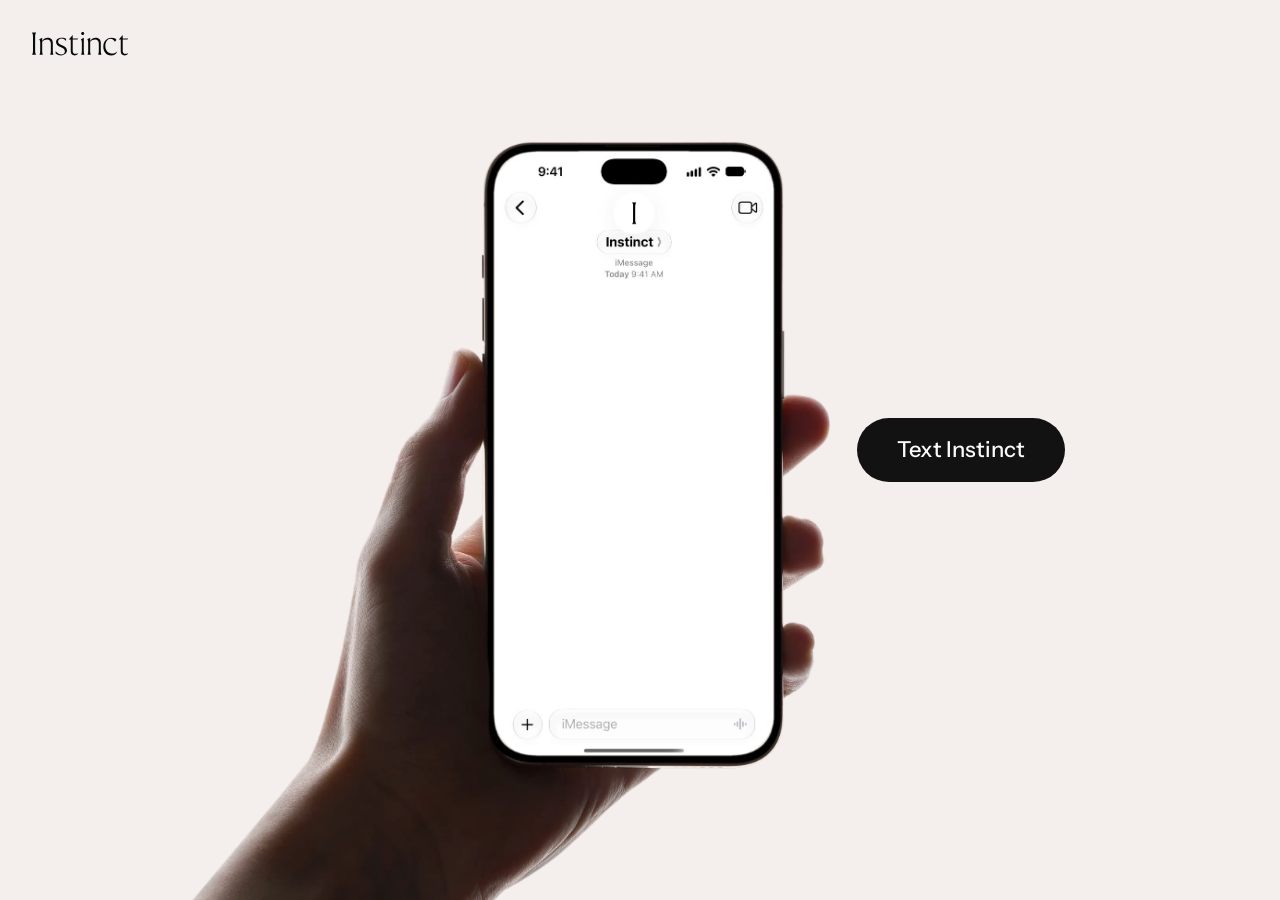
<file: index.html>
<!doctype html>
<html lang="en">
<head>
<meta charset="utf-8">
<meta name="viewport" content="width=device-width, initial-scale=1, viewport-fit=cover">
<title>Instinct</title>
<meta name="description" content="Instinct is a personal assistant that understands your work and takes action across your applications and devices.">
<!-- Concept mockup: keep out of search until Instinct adopts it. Remove at handover. -->
<meta name="robots" content="noindex, nofollow">
<meta name="theme-color" content="#f4efec">
<!-- Free stand-ins for the live site: Fraunces (for Season Mix) and Instrument Sans (for GT America) -->
<link rel="preconnect" href="https://fonts.googleapis.com">
<link rel="preconnect" href="https://fonts.gstatic.com" crossorigin>
<link href="https://fonts.googleapis.com/css2?family=Fraunces:opsz,wght@9..144,300..500&family=Instrument+Sans:wght@400;500;600&display=swap" rel="stylesheet">
<link rel="stylesheet" href="assets/css/base.css">
</head>
<body>
<main class="stage">
  <h1 class="sr-only">Instinct, a personal assistant you text</h1>
  <a class="wordmark" href="./" aria-label="Instinct home"><img src="assets/img/wordmark.svg" alt="Instinct" width="105" height="26"></a>
  <figure class="hand">
    <div class="screen">
      <video src="assets/video/closet-demo.mp4" poster="assets/img/closet-demo-poster.jpg" autoplay muted loop playsinline preload="auto" aria-label="Screen recording: asking Instinct over iMessage to make a closet from photos"></video>
    </div>
    <img src="assets/img/hand-mockup.webp" alt="A hand holding an iPhone">
  </figure>
  <a class="cta" href="https://app.instinct.com/login">Text Instinct</a>
</main>
<script>
  // Respect reduced motion: show the poster frame instead of playing.
  if (matchMedia('(prefers-reduced-motion: reduce)').matches) { const v = document.querySelector('.screen video'); v.removeAttribute('autoplay'); v.pause(); }
</script>
</body>
</html>
</file>
<file: assets/css/base.css>
/* base.css: tokens and reset only — blank canvas, 2026-10-05. Components get added as they are designed.
   Rules (same as Jacob's portfolio): type from the Apple HIG scale (--text-*), spacing from the 4pt grid (--space-*).
   Raw values allowed only for 1px hairlines and corner radii. */

/* Season Mix: trial files in assets/fonts/ load on Jacob's Mac only. That folder is git-ignored (trial licence:
   one computer, no distribution), so on the live site these requests 404 and the stack falls back to Fraunces. */
@font-face { font-family: "Season Mix"; src: url("../fonts/SeasonMix-TRIAL-Light.woff2") format("woff2"); font-weight: 300; font-style: normal; font-display: swap; }
@font-face { font-family: "Season Mix"; src: url("../fonts/SeasonMix-TRIAL-LightItalic.woff2") format("woff2"); font-weight: 300; font-style: italic; font-display: swap; }
@font-face { font-family: "Season Mix"; src: url("../fonts/SeasonMix-TRIAL-Regular.woff2") format("woff2"); font-weight: 400; font-style: normal; font-display: swap; }
@font-face { font-family: "Season Mix"; src: url("../fonts/SeasonMix-TRIAL-RegularItalic.woff2") format("woff2"); font-weight: 400; font-style: italic; font-display: swap; }
@font-face { font-family: "Season Mix"; src: url("../fonts/SeasonMix-TRIAL-Medium.woff2") format("woff2"); font-weight: 500; font-style: normal; font-display: swap; }
@font-face { font-family: "Season Mix"; src: url("../fonts/SeasonMix-TRIAL-MediumItalic.woff2") format("woff2"); font-weight: 500; font-style: italic; font-display: swap; }

:root {
  /* colour — sampled from instinct.com and files.instinct.com (2026-10-05) */
  --bg: #f4efec;            /* instinct.com page + theme-color: warm putty */
  --bg-raised: #fbfaf9;     /* files.instinct.com page: lighter warm off-white, used for cards */
  --surface: #ffffff;
  --ink: #121212;           /* body text on instinct.com */
  --ink-soft: #1f2322;
  --muted: rgb(18 18 18 / .6);
  --faint: rgb(18 18 18 / .35);
  --line: rgb(18 18 18 / .1);
  --sage: #73a89a;          /* the brush stroke under "Text Instinct to get started" */
  --sage-soft: #dfe9e5;
  --on-ink: #fbfaf9;
  --bubble-them: #e9e4e0;
  --bubble-me: #121212;

  /* type — Instinct's faces: Season Mix (display) and GT America (text), both licensed —; the real names come first, so they render wherever they are installed (e.g. trial fonts on Jacob's Mac); visitors without them get the free stand-ins */
  --font-body: "GT America", "Instrument Sans", -apple-system, system-ui, sans-serif;
  --font-display: "Season Mix", "Fraunces", Georgia, "Times New Roman", serif;

  /* Apple HIG scale, leading rounded to the 4pt grid (as on Jacob's portfolio) */
  --text-display-l: 64px; --leading-display-l: 68px;
  --text-display: 48px;   --leading-display: 52px;
  --text-large-title: 34px; --leading-large-title: 40px;
  --text-title1: 28px;  --leading-title1: 36px;
  --text-title2: 22px;  --leading-title2: 28px;
  --text-title3: 20px;  --leading-title3: 24px;
  --text-body: 17px;    --leading-body: 24px;
  --text-callout: 16px; --leading-callout: 20px;
  --text-subhead: 15px; --leading-subhead: 20px;
  --text-footnote: 13px; --leading-footnote: 20px;
  --text-caption: 12px; --leading-caption: 16px;

  /* spacing — 4pt grid */
  --space-1: 4px;  --space-2: 8px;  --space-3: 12px; --space-4: 16px;
  --space-5: 20px; --space-6: 24px; --space-8: 32px; --space-10: 40px;
  --space-12: 48px; --space-16: 64px; --space-20: 80px; --space-24: 96px; --space-32: 128px;

  /* layout */
  --gutter: var(--space-5);
  --container: 1120px;
  --measure: 64ch;
  --header-h: var(--space-16);
  --radius-s: 10px;
  --radius-m: 18px;
  --radius-l: 28px;
  --radius-pill: 999px;
}

@media (min-width: 768px) { :root { --gutter: var(--space-8); } }

*, *::before, *::after { box-sizing: border-box; }
html { -webkit-text-size-adjust: 100%; scroll-padding-top: calc(var(--header-h) + var(--space-4)); }
@media (prefers-reduced-motion: no-preference) { html { scroll-behavior: smooth; } }
body {
  margin: 0;
  background: var(--bg);
  color: var(--ink);
  font-family: var(--font-body);
  font-size: var(--text-body);
  line-height: var(--leading-body);
  -webkit-font-smoothing: antialiased;
  overflow-wrap: break-word;
}
img, svg { display: block; max-width: 100%; }
a { color: inherit; }
p { margin: 0; }
h1, h2, h3 { margin: 0; font-weight: 400; }
:focus-visible { outline: 2px solid var(--sage); outline-offset: 3px; border-radius: 4px; }

/* one screen, no scroll: the page is exactly the viewport.
   dvh tracks Safari's bars as they show/hide; vh is the fallback for older browsers. */
html, body { height: 100%; overflow: hidden; overscroll-behavior: none; }
.stage {
  height: 100vh;
  height: 100dvh;
  width: 100%;
  display: grid;
  padding: env(safe-area-inset-top) env(safe-area-inset-right) env(safe-area-inset-bottom) env(safe-area-inset-left);
}

/* hand holding the phone. The PNG/WebP's screen is transparent; .screen sits behind it, measured on the artwork
   (1800×2117: screen x 937–1652, y 26–1570). Sized by height so it always fits the one screen. */
.stage { position: relative; overflow: clip; }
/* The phone body spans 0–74.6% of the artwork's height, so its centre is 37.3% down.
   top = 50% − 37.3% × 92% puts the phone in the middle of the screen; the wrist runs off the bottom (clipped by .stage). */
.hand { position: absolute; margin: 0; top: 15.7%; left: 50%; height: 92%; aspect-ratio: 1800 / 2117; transform: translateX(-72.8%); }
.hand img { position: relative; width: 100%; height: 100%; pointer-events: none; }
.screen { position: absolute; left: 52.06%; top: 1.23%; width: 39.72%; height: 72.98%; border-radius: 15% / 7%; background: var(--surface); overflow: hidden; }
.screen video, .screen img { width: 100%; height: 100%; object-fit: cover; }

/* wordmark: Instinct's own SVG, top left on the 4pt grid */
.wordmark { position: absolute; z-index: 1; top: var(--space-8); left: var(--space-8); display: block; }
.wordmark img { width: auto; height: var(--space-6); }
@media (max-width: 767px) { .wordmark { top: var(--space-5); left: var(--space-5); } .wordmark img { height: var(--space-5); } }

/* CTA: rounded pill. Desktop: right side, vertically centred, large. Phones: no room beside the phone, so bottom centre. */
.cta {
  position: absolute; z-index: 2;
  display: inline-flex; align-items: center; justify-content: center;
  min-height: var(--space-16);
  padding: var(--space-4) var(--space-10);
  border-radius: var(--radius-pill);
  background: var(--ink); color: var(--on-ink);
  font: 500 var(--text-title2)/var(--leading-title2) var(--font-body);
  text-decoration: none; white-space: nowrap;
  transition: transform .15s ease, background-color .15s ease;
  /* desktop placement: just past the fingertips. The hand is 92% of the screen height and its fingers end
     ~16.6% of the screen height right of centre, so the pill tracks the phone at any window size. */
  left: calc(50% + 17vh + var(--space-16));
  left: calc(50% + 17dvh + var(--space-16)); top: 0; bottom: 0; margin-top: auto; margin-bottom: auto; height: max-content;
}
.cta:hover { background: #2a2a2a; }
.cta:active { transform: scale(.97); }
.cta:focus-visible { outline-color: var(--on-ink); outline-offset: -4px; }
@media (max-width: 1023px) {
  .cta {
    top: auto; margin-top: 0; margin-bottom: 0;
    right: 0; left: 0; margin-left: auto; margin-right: auto; width: max-content;
    bottom: calc(var(--space-8) + env(safe-area-inset-bottom));
    min-height: var(--space-12);
    padding: var(--space-4) var(--space-8);
    font-size: var(--text-title3); line-height: var(--leading-title3);
  }
}

/* visually hidden, still read by screen readers and search engines */
.sr-only { position: absolute; width: 1px; height: 1px; padding: 0; margin: -1px; overflow: hidden; clip: rect(0 0 0 0); white-space: nowrap; border: 0; }
</file>
